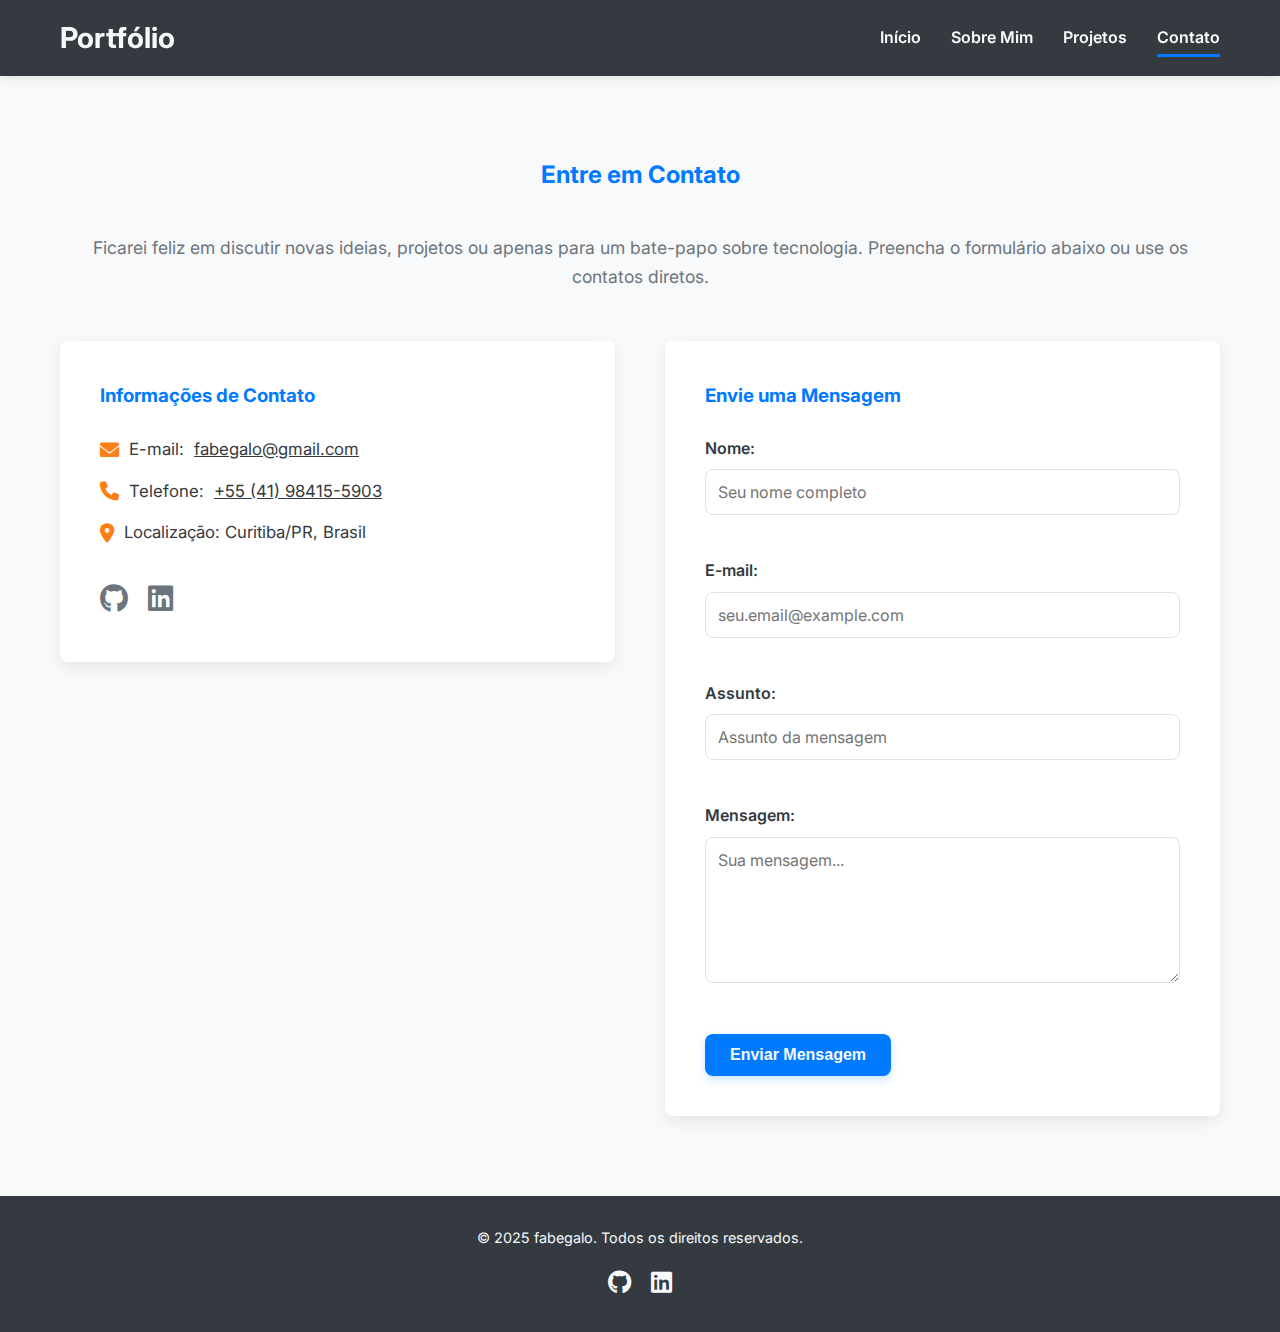
<file: portfólio/contact.html>
<!DOCTYPE html>
<html lang="pt-BR">
<head>
    <meta charset="UTF-8">
    <meta name="viewport" content="width=device-width, initial-scale=1.0">
    <meta name="description" content="Entre em contato com Fabricio para discutir projetos, Formulário de contato com validação.">
    <meta name="keywords" content="contato, Fabricio, e-mail, formulário, desenvolvedor">
    <meta name="author" content="fabegalo">
    <title>Contato - Fabricio | Portfólio</title>
    <link rel="stylesheet" href="css/style.css">
    <link rel="icon" href="https://placehold.co/32x32/000000/FFFFFF?text=PF" type="image/x-icon">
    <link rel="stylesheet" href="https://cdnjs.cloudflare.com/ajax/libs/font-awesome/6.0.0-beta3/css/all.min.css">
</head>
<body>
    <header class="main-header">
        <div class="container">
            <h1 class="logo"><a href="index.html">Portfólio</a></h1>
            <nav class="main-nav">
                <button class="hamburger-menu" aria-label="Abrir menu de navegação">
                    <i class="fas fa-bars"></i>
                </button>
                <ul class="nav-list">
                    <li><a href="index.html">Início</a></li>
                    <li><a href="about.html">Sobre Mim</a></li>
                    <li><a href="projects.html">Projetos</a></li>
                    <li><a href="contact.html" class="active">Contato</a></li>
                </ul>
            </nav>
        </div>
    </header>

    <main>
        <section id="contact" class="contact-section reveal-on-scroll">
            <div class="container">
                <h2>Entre em Contato</h2>
                <p class="contact-intro">Ficarei feliz em discutir novas ideias, projetos ou apenas para um bate-papo sobre tecnologia. Preencha o formulário abaixo ou use os contatos diretos.</p>

                <div class="contact-grid">
                    <div class="contact-info">
                        <h3>Informações de Contato</h3>
                        <p><i class="fas fa-envelope"></i> E-mail: &nbsp<a href="mailto:fabegalo@gmail.com">fabegalo@gmail.com</a></p>
                        <p><i class="fas fa-phone"></i> Telefone: &nbsp<a href="tel:+5541984155903">+55 (41) 98415-5903</a></p>
                        <p><i class="fas fa-map-marker-alt"></i> Localização: Curitiba/PR, Brasil</p>
                        <div class="social-links-contact">
                            <a href="https://github.com/fabegalo" target="_blank" aria-label="GitHub"><i class="fab fa-github"></i></a>
                            <a href="https://linkedin.com/in/fabegalo" target="_blank" aria-label="LinkedIn"><i class="fab fa-linkedin"></i></a>
                        </div>
                    </div>

                    <div class="contact-form-container">
                        <h3>Envie uma Mensagem</h3>
                        <form id="contactForm" class="contact-form">
                            <div class="form-group">
                                <label for="name">Nome:</label>
                                <input type="text" id="name" name="name" required placeholder="Seu nome completo">
                                <span class="error-message" id="nameError"></span>
                            </div>
                            <div class="form-group">
                                <label for="email">E-mail:</label>
                                <input type="email" id="email" name="email" required placeholder="seu.email@example.com">
                                <span class="error-message" id="emailError"></span>
                            </div>
                            <div class="form-group">
                                <label for="subject">Assunto:</label>
                                <input type="text" id="subject" name="subject" required placeholder="Assunto da mensagem">
                                <span class="error-message" id="subjectError"></span>
                            </div>
                            <div class="form-group">
                                <label for="message">Mensagem:</label>
                                <textarea id="message" name="message" rows="6" required placeholder="Sua mensagem..."></textarea>
                                <span class="error-message" id="messageError"></span>
                            </div>
                            <button type="submit" class="btn primary-btn">Enviar Mensagem</button>
                            <div id="formMessage" class="form-message"></div>
                        </form>
                    </div>
                </div>
            </div>
        </section>
    </main>

    <footer class="main-footer">
        <div class="container">
            <p>&copy; 2025 fabegalo. Todos os direitos reservados.</p>
            <div class="social-links">
                <a href="https://github.com/fabegalo" target="_blank" aria-label="GitHub"><i class="fab fa-github"></i></a>
                <a href="https://linkedin.com/in/fabegalo" target="_blank" aria-label="LinkedIn"><i class="fab fa-linkedin"></i></a>
            </div>
        </div>
    </footer>

    <script src="js/script.js"></script>
</body>
</html>
</file>
<file: portfólio/css/style.css>
@import url('https://fonts.googleapis.com/css2?family=Inter:wght@300;400;600;700&display=swap');

:root {
    --primary-color: #007bff;
    --secondary-color: #6c757d;
    --accent-color: #fd7e14;
    --text-color: #343a40;
    --light-text-color: #f8f9fa;
    --background-light: #f8f9fa;
    --background-dark: #343a40;
    --border-color: #dee2e6;
    --error-color: #dc3545;
    --success-color: #28a745;
    --transition-speed: 0.3s;
    --border-radius: 8px;
}

* {
    margin: 0;
    padding: 0;
    box-sizing: border-box;
}

body {
    font-family: 'Inter', sans-serif;
    line-height: 1.6;
    color: var(--text-color);
    background-color: var(--background-light);
    scroll-behavior: smooth;
}

.container {
    max-width: 1200px;
    margin: 0 auto;
    padding: 0 20px;
}

a {
    color: var(--primary-color);
    text-decoration: none;
    transition: color var(--transition-speed) ease;
}

a:hover {
    color: #adb5bd;
}

ul {
    list-style: none;
}


.btn {
    display: inline-block;
    padding: 12px 25px;
    border-radius: var(--border-radius);
    font-weight: 600;
    text-align: center;
    transition: background-color var(--transition-speed) ease, color var(--transition-speed) ease, transform 0.2s ease;
    cursor: pointer;
    border: none;
    font-size: 1rem;
}

.primary-btn {
    background-color: var(--primary-color);
    color: var(--light-text-color);
    box-shadow: 0 4px 8px rgba(0, 123, 255, 0.2);
}

.primary-btn:hover {
    background-color: #0056b3;
    transform: translateY(-2px);
}

.secondary-btn {
    background-color: var(--secondary-color);
    color: var(--light-text-color);
    box-shadow: 0 4px 8px rgba(108, 117, 125, 0.2);
}

.secondary-btn:hover {
    background-color: #545b62;
    transform: translateY(-2px);
}

.small-btn {
    padding: 8px 15px;
    font-size: 0.9rem;
    border-radius: 5px;
}

.github-btn {
    background-color: #333;
    color: #fff;
}

.github-btn:hover {
    background-color: #555;
}


.main-header {
    background-color: var(--background-dark);
    color: var(--light-text-color);
    padding: 15px 0;
    box-shadow: 0 2px 10px rgba(0, 0, 0, 0.1);
    position: sticky;
    top: 0;
    z-index: 1000;
}

.main-header .container {
    display: flex;
    justify-content: space-between;
    align-items: center;
}

.main-header .logo {
    margin: 0;
    font-size: 1.8rem;
    font-weight: 700;
}

.main-header .logo a {
    color: var(--light-text-color);
    text-decoration: none;
}

.main-nav .nav-list {
    display: flex;
    gap: 30px;
}

.main-nav .nav-list a {
    color: var(--light-text-color);
    font-weight: 600;
    padding: 5px 0;
    position: relative;
}

.main-nav .nav-list a::after {
    content: '';
    position: absolute;
    left: 0;
    bottom: -5px;
    width: 0;
    height: 3px;
    background-color: var(--primary-color);
    transition: width var(--transition-speed) ease;
}

.main-nav .nav-list a:hover::after,
.main-nav .nav-list a.active::after {
    width: 100%;
}

.hamburger-menu {
    display: none;
    background: none;
    border: none;
    color: var(--light-text-color);
    font-size: 1.8rem;
    cursor: pointer;
    padding: 5px;
}


section {
    padding: 80px 0;
    text-align: center;
}

section h2, section h3 {
    margin-bottom: 40px;
    font-weight: 700;
    color: var(--primary-color);
}


#hero {
    background: linear-gradient(135deg, var(--primary-color) 0%, #6a11cb 100%);
    color: var(--light-text-color);
    padding: 100px 0;
    display: flex;
    align-items: center;
    min-height: 80vh;
}

#hero .container {
    display: flex;
    flex-direction: row;
    align-items: center;
    justify-content: space-around;
    gap: 40px;
    text-align: left;
}

.hero-content {
    flex: 1;
    max-width: 600px;
}

.hero-content h2 {
    font-size: 3.5rem;
    margin-bottom: 20px;
    line-height: 1.2;
    color: var(--light-text-color);
}

.hero-content .highlight {
    color: var(--accent-color);
}

.hero-content p {
    font-size: 1.3rem;
    margin-bottom: 30px;
    opacity: 0.9;
}

.hero-content .btn {
    margin-right: 15px;
    margin-bottom: 10px;
}

.hero-image {
    flex-shrink: 0;
}

.hero-image .rounded-image {
    width: 350px;
    height: 350px;
    border-radius: 50%;
    object-fit: cover;
    border: 8px solid rgba(255, 255, 255, 0.2);
    box-shadow: 0 10px 20px rgba(0, 0, 0, 0.2);
}


.skills-section {
    background-color: var(--background-light);
    padding: 80px 0;
}

.skills-grid {
    display: grid;
    grid-template-columns: repeat(auto-fit, minmax(250px, 1fr));
    gap: 30px;
    margin-top: 50px;
}

.skill-item {
    background-color: #fff;
    padding: 30px;
    border-radius: var(--border-radius);
    box-shadow: 0 5px 15px rgba(0, 0, 0, 0.08);
    text-align: center;
    transition: transform 0.3s ease, box-shadow 0.3s ease;
}

.skill-item:hover {
    transform: translateY(-10px);
    box-shadow: 0 10px 25px rgba(0, 0, 0, 0.15);
}

.skill-item i {
    font-size: 3.5rem;
    color: var(--primary-color);
    margin-bottom: 20px;
}

.skill-item h4 {
    font-size: 1.5rem;
    margin-bottom: 10px;
    color: var(--text-color);
}

.skill-item p {
    font-size: 1rem;
    color: var(--secondary-color);
}



.about-me-section {
    background-color: var(--background-light);
    padding: 80px 0;
}

.about-me-section .container {
    text-align: left;
}

.about-content {
    display: flex;
    flex-direction: row;
    align-items: center;
    gap: 50px;
    margin-top: 40px;
}

.about-image {
    flex-shrink: 0;
}

.about-image .rounded-image {
    width: 300px;
    height: 300px;
    border-radius: var(--border-radius);
    object-fit: cover;
    box-shadow: 0 5px 15px rgba(0, 0, 0, 0.1);
}

.about-text {
    flex: 1;
}

.about-text p {
    font-size: 1.1rem;
    margin-bottom: 20px;
    color: var(--text-color);
}

.about-text .btn {
    margin-top: 20px;
}


.values-section {
    background-color: #e9ecef;
    padding: 80px 0;
}

.values-grid {
    display: grid;
    grid-template-columns: repeat(auto-fit, minmax(220px, 1fr));
    gap: 30px;
    margin-top: 50px;
}

.value-item {
    background-color: #fff;
    padding: 30px;
    border-radius: var(--border-radius);
    box-shadow: 0 5px 15px rgba(0, 0, 0, 0.08);
    text-align: center;
}

.value-item i {
    font-size: 3rem;
    color: var(--accent-color);
    margin-bottom: 15px;
}

.value-item h4 {
    font-size: 1.4rem;
    margin-bottom: 10px;
    color: var(--text-color);
}

.value-item p {
    font-size: 0.95rem;
    color: var(--secondary-color);
}


.projects-section {
    background-color: var(--background-light);
    padding: 80px 0;
}

.projects-grid {
    display: grid;
    grid-template-columns: repeat(auto-fit, minmax(300px, 1fr));
    gap: 30px;
    margin-top: 50px;
}

.project-card {
    background-color: #fff;
    border-radius: var(--border-radius);
    box-shadow: 0 5px 15px rgba(0, 0, 0, 0.08);
    overflow: hidden;
    text-align: left;
    transition: transform 0.3s ease, box-shadow 0.3s ease;
}

.project-card:hover {
    transform: translateY(-10px);
    box-shadow: 0 10px 25px rgba(0, 0, 0, 0.15);
}

.project-card img {
    width: 100%;
    height: 200px;
    object-fit: cover;
    border-bottom: 1px solid var(--border-color);
}

.project-card h3 {
    font-size: 1.4rem;
    margin: 20px 20px 10px;
    color: var(--primary-color);
}

.project-card p {
    font-size: 0.95rem;
    margin: 0 20px 15px;
    color: var(--secondary-color);
}

.project-tech {
    margin: 0 20px 15px;
}

.project-tech span {
    display: inline-block;
    background-color: #e9f5ff;
    color: var(--primary-color);
    padding: 5px 10px;
    border-radius: 5px;
    font-size: 0.8rem;
    font-weight: 600;
    margin-right: 8px;
    margin-bottom: 8px;
}

.project-links {
    padding: 0 20px 20px;
    display: flex;
    gap: 10px;
    flex-wrap: wrap;
}


.contact-section {
    background-color: var(--background-light);
    padding: 80px 0;
}

.contact-section .container {
    text-align: center;
}

.contact-intro {
    font-size: 1.1rem;
    margin-bottom: 50px;
    color: var(--secondary-color);
}

.contact-grid {
    display: flex;
    flex-direction: row;
    gap: 50px;
    margin-top: 40px;
    text-align: left;
    align-items: flex-start;
}

.contact-info, .contact-form-container {
    flex: 1;
    background-color: #fff;
    padding: 40px;
    border-radius: var(--border-radius);
    box-shadow: 0 5px 15px rgba(0, 0, 0, 0.08);
}

.contact-info h3, .contact-form-container h3 {
    color: var(--primary-color);
    margin-bottom: 25px;
    text-align: left;
}

.contact-info p {
    margin-bottom: 15px;
    font-size: 1.05rem;
    color: var(--text-color);
    display: flex;
    align-items: center;
}

.contact-info p i {
    margin-right: 10px;
    color: var(--accent-color);
    font-size: 1.2rem;
}

.contact-info p a {
    color: var(--text-color);
    text-decoration: underline;
}

.social-links-contact {
    margin-top: 30px;
    display: flex;
    gap: 20px;
}

.social-links-contact a {
    font-size: 1.8rem;
    color: var(--secondary-color);
    transition: color var(--transition-speed) ease;
}

.social-links-contact a:hover {
    color: var(--primary-color);
}

.contact-form .form-group {
    margin-bottom: 20px;
    text-align: left;
}

.contact-form label {
    display: block;
    margin-bottom: 8px;
    font-weight: 600;
    color: var(--text-color);
}

.contact-form input[type="text"],
.contact-form input[type="email"],
.contact-form textarea {
    width: 100%;
    padding: 12px;
    border: 1px solid var(--border-color);
    border-radius: var(--border-radius);
    font-family: 'Inter', sans-serif;
    font-size: 1rem;
    transition: border-color 0.3s ease, box-shadow 0.3s ease;
}

.contact-form input:focus,
.contact-form textarea:focus {
    border-color: var(--primary-color);
    box-shadow: 0 0 0 3px rgba(0, 123, 255, 0.25);
    outline: none;
}

.contact-form textarea {
    resize: vertical;
    min-height: 120px;
}

.contact-form .error-message {
    color: var(--error-color);
    font-size: 0.9rem;
    margin-top: 5px;
    display: block;
    height: 18px;
}

.contact-form .form-message {
    margin-top: 20px;
    padding: 15px;
    border-radius: var(--border-radius);
    font-weight: 600;
    display: none;
}

.contact-form .form-message.success {
    background-color: #d4edda;
    color: var(--success-color);
    border: 1px solid #c3e6cb;
}

.contact-form .form-message.error {
    background-color: #f8d7da;
    color: var(--error-color);
    border: 1px solid #f5c6cb;
}



.main-footer {
    background-color: var(--background-dark);
    color: var(--light-text-color);
    padding: 30px 0;
    text-align: center;
    font-size: 0.9rem;
}

.main-footer .container {
    display: flex;
    flex-direction: column;
    align-items: center;
    gap: 15px;
}

.main-footer .social-links {
    display: flex;
    gap: 20px;
}

.main-footer .social-links a {
    color: var(--light-text-color);
    font-size: 1.5rem;
    transition: color var(--transition-speed) ease;
}

.main-footer .social-links a:hover {
    color: var(--primary-color);
}


.reveal-on-scroll {
    opacity: 0;
    transform: translateY(20px);
    transition: opacity 0.6s ease-out, transform 0.6s ease-out;
}

.reveal-on-scroll.active {
    opacity: 1;
    transform: translateY(0);
}





@media (max-width: 991px) {
    .main-header .container {
        flex-wrap: wrap;
        justify-content: center;
    }

    .main-header .logo {
        width: 100%;
        text-align: center;
        margin-bottom: 15px;
    }

    .main-nav .nav-list {
        display: none;
        flex-direction: column;
        width: 100%;
        text-align: center;
        background-color: var(--background-dark);
        position: absolute;
        top: 65px;
        left: 0;
        box-shadow: 0 5px 10px rgba(0, 0, 0, 0.2);
        padding-bottom: 10px;
    }

    .main-nav .nav-list.active {
        display: flex;
    }

    .main-nav .nav-list li {
        margin: 10px 0;
    }

    .main-nav .nav-list a {
        padding: 10px 20px;
        display: block;
    }

    .hamburger-menu {
        display: block;
        position: absolute;
        right: 20px;
        top: 20px;
    }

    #hero .container {
        flex-direction: column;
        text-align: center;
    }

    .hero-content h2 {
        font-size: 2.5rem;
    }

    .hero-content p {
        font-size: 1.1rem;
    }

    .hero-image .rounded-image {
        width: 250px;
        height: 250px;
        margin-top: 30px;
    }

    .skills-grid, .values-grid, .projects-grid {
        grid-template-columns: 1fr;
    }

    .about-content {
        flex-direction: column;
        text-align: center;
    }

    .about-image {
        margin-bottom: 30px;
    }

    .contact-grid {
        flex-direction: column;
    }

    .contact-info, .contact-form-container {
        padding: 30px;
    }

    .contact-info h3, .contact-form-container h3 {
        text-align: center;
    }
}


@media (max-width: 575px) {
    section {
        padding: 60px 0;
    }

    #hero {
        padding: 80px 0;
    }

    .hero-content h2 {
        font-size: 2rem;
    }

    .hero-content p {
        font-size: 1rem;
    }

    .hero-content .btn {
        width: 100%;
        margin-right: 0;
        margin-bottom: 15px;
    }

    .main-footer .social-links {
        flex-direction: column;
        gap: 10px;
    }
}
</file>
